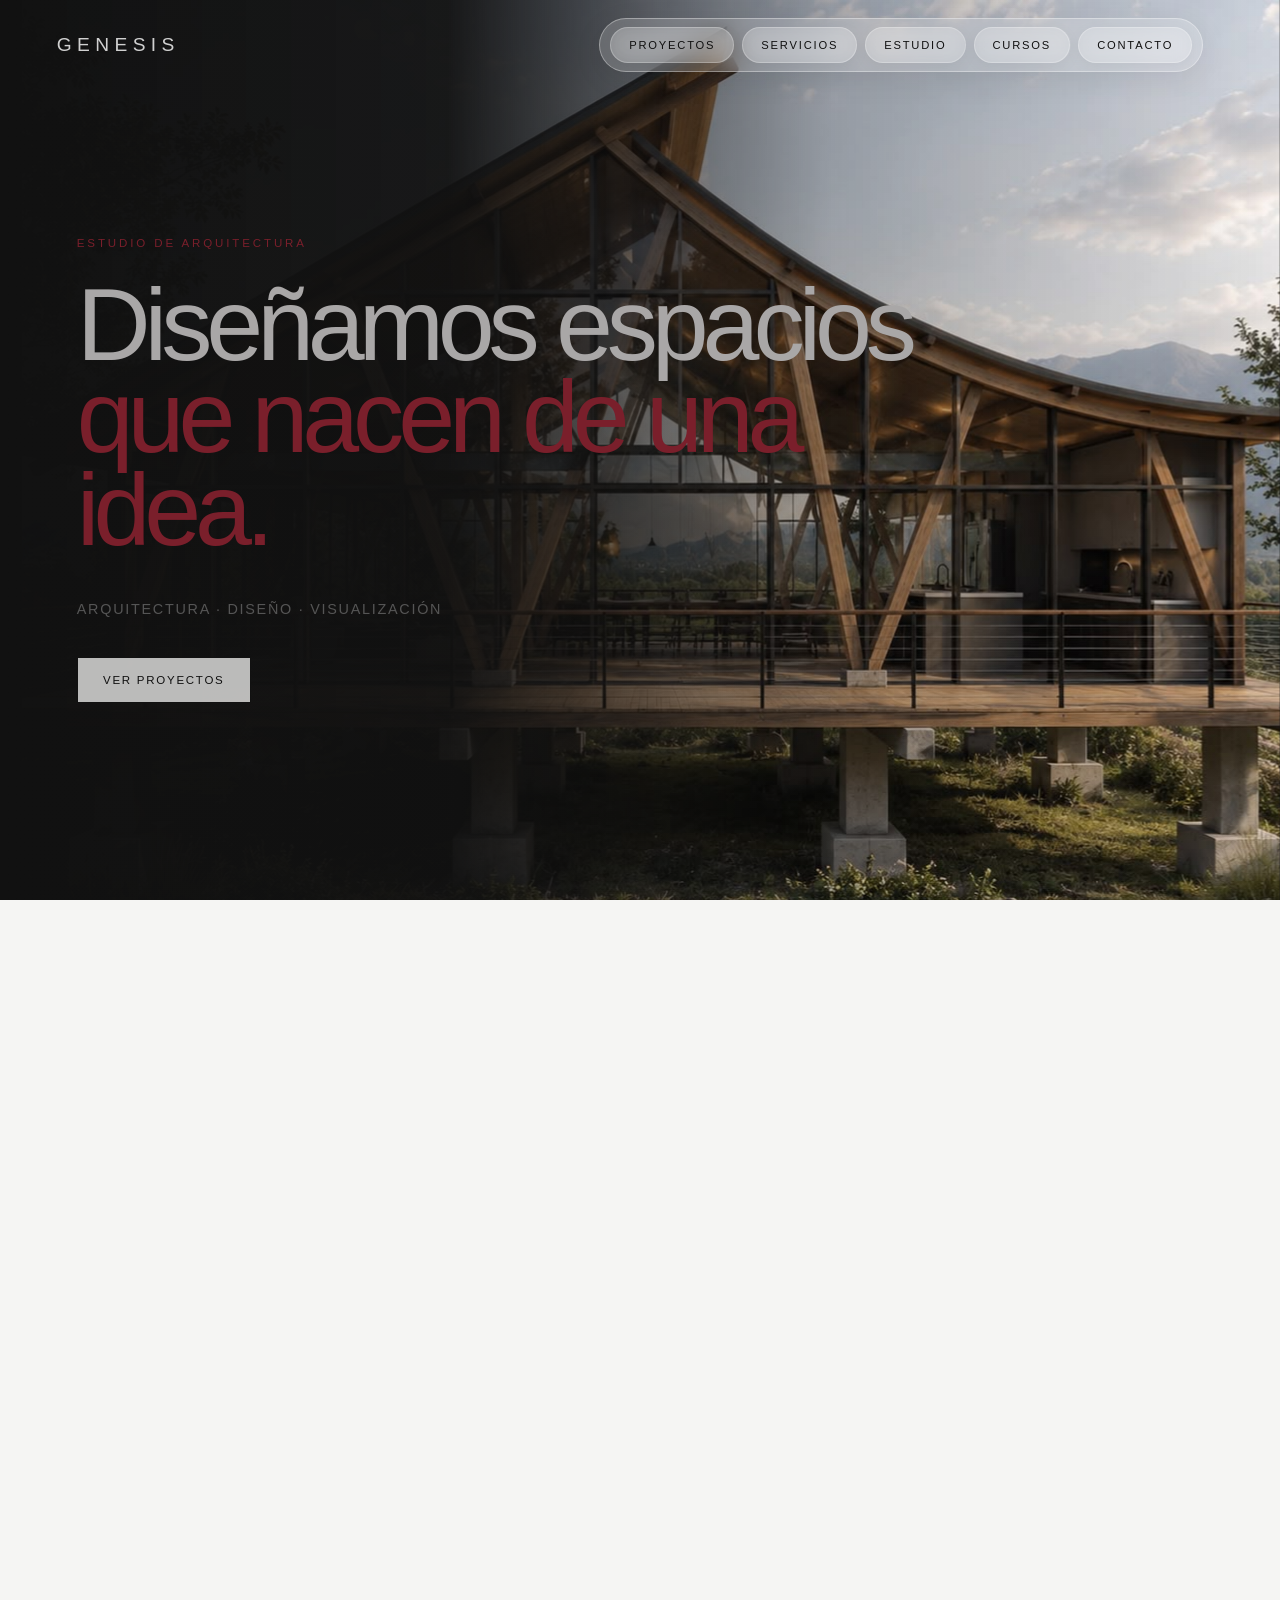
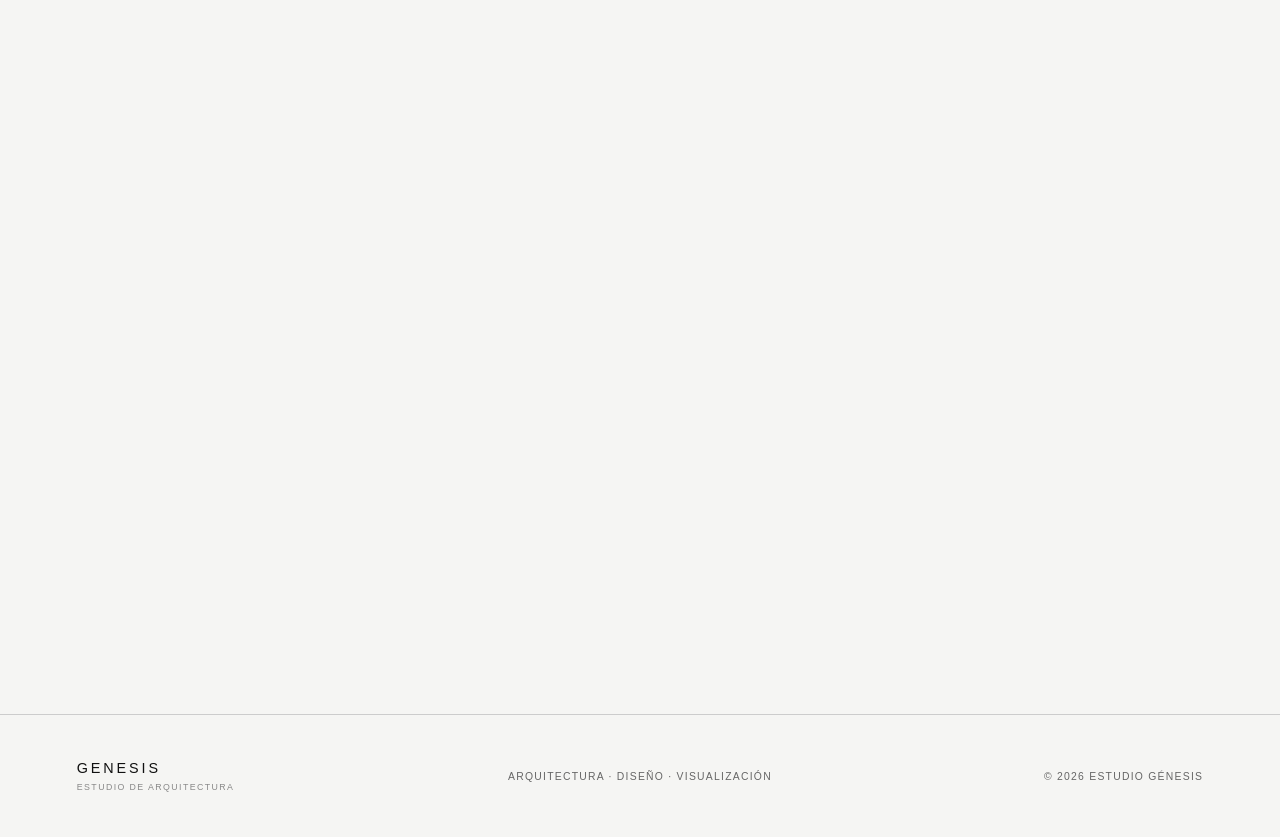
<file: index.html>
<!DOCTYPE html>
<html lang="es">

<head>

    <meta charset="UTF-8">

    <meta name="viewport" content="width=device-width, initial-scale=1.0">

    <title>Estudio Génesis — Arquitectura</title>

    <link rel="stylesheet" href="style.css">

</head>


<body>

<!-- PANTALLA DE ENTRADA -->

<div class="intro-screen">

    <div class="intro-content">

        <div class="cube-sphere" id="cubeSphere"></div>

        <div class="intro-name">
            GENESIS
        </div>

    </div>

</div>


    <!-- NAVEGACIÓN -->

  <header class="header">

    <a href="#" class="logo">
        GENESIS
    </a>

    <button class="menu-toggle" aria-label="Abrir menú">
        <span></span>
        <span></span>
        <span></span>
    </button>

    <nav class="nav">
        <a href="#proyectos">Proyectos</a>
        <a href="#servicios">Servicios</a>
        <a href="#estudio">Estudio</a>
        <a href="#cursos">Cursos</a>
        <a href="#contacto">Contacto</a>
    </nav>

</header>



           <!-- HERO -->

        <section class="hero">

            <div class="hero-image">

                <img
                    src="images/portada.png"
                    alt="Proyecto arquitectónico de Estudio Génesis">

            </div>


            <div class="hero-overlay"></div>


            <div class="hero-content">

                <p class="eyebrow">
                    ESTUDIO DE ARQUITECTURA
                </p>


                <h1>

                    Diseñamos espacios

                    <span>
                        que nacen de una idea.
                    </span>

                </h1>


                <p class="description">

                    Arquitectura · Diseño · Visualización

                </p>


                <a href="#proyectos" class="button">
    VER PROYECTOS
</a>

            </div>

        </section>



                <!-- PROYECTOS -->

        <section id="proyectos" class="projects">


            <p class="section-number">
                01 — PROYECTOS
            </p>


            <h2>

                Espacios que
                <span>trascienden.</span>

            </h2>


            <div class="project-grid">


                <a href="proyecto-01.html" class="project-item project-large">

    <img
        src="images/proyecto-01.png"
        alt="Proyecto arquitectónico 01">

    <div class="project-info">
        <span>01</span>
        <h3>Proyecto residencial</h3>
    </div>

</a>



                <div class="project-item">

                    <img
                        src="images/proyecto-02.png"
                        alt="Proyecto arquitectónico 02">

                    <div class="project-info">

                        <span>02</span>

                        <h3>
                            Diseño arquitectónico
                        </h3>

                    </div>

                </div>



                <div class="project-item">

                    <img
                        src="images/proyecto-03.png"
                        alt="Proyecto arquitectónico 03">

                    <div class="project-info">

                        <span>03</span>

                        <h3>
                            Visualización arquitectónica
                        </h3>

                    </div>

                </div>



                <div class="project-item project-wide">

                    <img
                        src="images/proyecto-04.png"
                        alt="Proyecto arquitectónico 04">

                    <div class="project-info">

                        <span>04</span>

                        <h3>
                            Espacio contemporáneo
                        </h3>

                    </div>

                </div>


            </div>

        </section>



                <!-- SERVICIOS -->

        <section id="servicios" class="services">

            <p class="section-number">
                02 — SERVICIOS
            </p>


            <div class="services-header">

                <h2>

                    Del concepto
                    <span>a la realidad.</span>

                </h2>


                <p class="services-intro">

                    Diseñamos y desarrollamos espacios
                    que combinan funcionalidad, estética
                    y una visión arquitectónica propia.

                </p>

            </div>


            <div class="services-list">


                <div class="service">

                    <span class="service-number">
                        01
                    </span>

                    <div>

                        <h3>
                            Diseño arquitectónico
                        </h3>

                        <p>
                            Desarrollo de proyectos
                            arquitectónicos desde la idea
                            inicial hasta su definición.
                        </p>

                    </div>

                </div>



                <div class="service">

                    <span class="service-number">
                        02
                    </span>

                    <div>

                        <h3>
                            Diseño de mobiliario
                        </h3>

                        <p>
                            Diseño de muebles y elementos
                            personalizados integrados
                            al espacio.
                        </p>

                    </div>

                </div>



                <div class="service">

                    <span class="service-number">
                        03
                    </span>

                    <div>

                        <h3>
                            Remodelaciones
                        </h3>

                        <p>
                            Transformación de espacios
                            existentes mediante soluciones
                            funcionales y contemporáneas.
                        </p>

                    </div>

                </div>



                <div class="service">

                    <span class="service-number">
                        04
                    </span>

                    <div>

                        <h3>
                            Visualización arquitectónica
                        </h3>

                        <p>
                            Renders e imágenes arquitectónicas
                            para comunicar cada proyecto
                            con claridad.
                        </p>

                    </div>

                </div>


            </div>

        </section>


        <!-- CURSOS -->
<section id="cursos" class="courses">

    <p class="section-number">03 — CURSOS</p>

    <div class="courses-header">

        <h2>
            Aprende a
            <span>crear.</span>
        </h2>

        <p class="courses-intro">
            Formación enfocada en herramientas digitales
            para arquitectura, diseño y visualización.
        </p>

    </div>

    <div class="courses-list">

        <a href="#" class="course">

            <div class="course-number">
                01
            </div>

            <div class="course-info">

                <h3>
                    Domina Revit desde cero
                </h3>

                <p>
                    Modelado arquitectónico, documentación
                    y desarrollo de proyectos en Revit.
                </p>

            </div>

            <div class="course-arrow">
                →
            </div>

        </a>

    </div>

</section>

                <!-- ESTUDIO -->

        <section id="estudio" class="about">

            <p class="section-number">
                04 — ESTUDIO
            </p>


            <div class="about-content">


                <div class="about-title">

                    <h2>

                        Creamos desde
                        <span>cero.</span>

                    </h2>

                </div>



                <div class="about-text">

                    <p class="about-lead">

                        Estudio Génesis nace de una idea:
                        transformar espacios a través
                        de la arquitectura.

                    </p>


                    <p>

                        Diseñamos proyectos que buscan
                        encontrar un equilibrio entre
                        funcionalidad, materialidad y
                        expresión.

                    </p>


                    <p>

                        Desde la primera línea hasta la
                        visualización final, cada proyecto
                        es desarrollado con una visión
                        integral y atención al detalle.

                    </p>

                </div>


            </div>


            <div class="about-line">

                <span>GENESIS</span>

                <span>ARQUITECTURA · DISEÑO · VISUALIZACIÓN</span>

            </div>


        </section>



                <!-- CONTACTO -->

        <section id="contacto" class="contact">

            <p class="section-number">
                05 — CONTACTO
            </p>


            <div class="contact-content">


                <div class="contact-title">

                    <h2>

                        ¿Tienes un
                        <span>proyecto?</span>

                    </h2>

                </div>



                <div class="contact-info">

                    <p class="contact-intro">

                        Cuéntanos tu idea.
                        Hagámosla realidad.

                    </p>


                    <a
                        href="https://wa.me/524493665282"
                        class="contact-link"
                        target="_blank">

                        <span>WHATSAPP</span>

                        <strong>
                            +52 449 366 5282
                        </strong>

                    </a>


                    <a
                        href="mailto:studiogenesis075@gmail.com"
                        class="contact-link">

                        <span>EMAIL</span>

                        <strong>
                            studiogenesis075@gmail.com
                        </strong>

                    </a>


                    <a
                        href="https://instagram.com/studiogennesis"
                        class="contact-link"
                        target="_blank">

                        <span>INSTAGRAM</span>

                        <strong>
                            @studiogennesis
                        </strong>

                    </a>

                </div>


            </div>


        </section>

    </main>



        <!-- PIE DE PÁGINA -->

    <footer>

        <div class="footer-brand">

            <strong>
                GENESIS
            </strong>

            <span>
                ESTUDIO DE ARQUITECTURA
            </span>

        </div>


        <div class="footer-center">

            <span>
                Arquitectura · Diseño · Visualización
            </span>

        </div>


        <div class="footer-copy">

            <span>
                © 2026 ESTUDIO GÉNESIS
            </span>

        </div>

    </footer>

<script>
const sphere = document.getElementById("cubeSphere");

const totalCubes = 900;
const radius = 190;

for (let i = 0; i < totalCubes; i++) {

    const cube = document.createElement("span");

    cube.className = "sphere-cube";

    const y = 1 - (i / (totalCubes - 1)) * 2;
    const r = Math.sqrt(1 - y * y);

    const theta = Math.PI * (3 - Math.sqrt(5)) * i;

    const x = Math.cos(theta) * r;
    const z = Math.sin(theta) * r;

    const rotateY = Math.atan2(x, z) * (180 / Math.PI);

const rotateX =
    -Math.atan2(
        y,
        Math.sqrt(x * x + z * z)
    ) * (180 / Math.PI);

cube.style.setProperty("--rotateX", `${rotateX}deg`);
cube.style.setProperty("--rotateY", `${rotateY}deg`);

    cube.style.setProperty("--x", `${x * radius}px`);
    cube.style.setProperty("--y", `${y * radius}px`);
    cube.style.setProperty("--z", `${z * radius}px`);

const distanceFromCenter = Math.sqrt(
    x * x +
    y * y +
    z * z
);

cube.style.setProperty(
    "--distance",
    distanceFromCenter
);

const glowDelay = (i % 40) * 0.06;

cube.style.setProperty(
    "--glowDelay",
    `${glowDelay}s`
);

    sphere.appendChild(cube);
}
</script>

<script>
    const menuToggle = document.querySelector('.menu-toggle');
    const nav = document.querySelector('.nav');

    if (menuToggle && nav) {
        menuToggle.addEventListener('click', function () {
            nav.classList.toggle('menu-open');
        });
    }
</script>

<script>
(function () {

    function genesisParallax() {

        const elements = document.querySelectorAll(
            '.projects > *, .services > *, .about > *, .courses > *, .contact > *'
        );

        elements.forEach(function (element) {

            const rect = element.getBoundingClientRect();
            const screenHeight = window.innerHeight;

            if (rect.top < screenHeight && rect.bottom > 0) {

                const center = rect.top + rect.height / 2;
                const distance = (center - screenHeight / 2) * 0.20;

                element.style.transform =
                    'translateY(' + distance + 'px)';

            }

        });

    }

    window.addEventListener('scroll', genesisParallax, {
        passive: true
    });

    genesisParallax();

})();
</script>

</body>

<script>
    const projects = document.querySelectorAll(".project-item");

    const projectObserver = new IntersectionObserver(
        (entries) => {

            entries.forEach((entry) => {

                if (entry.isIntersecting) {
                    entry.target.classList.add("show");
                }

            });

        },
        {
            threshold: 0.15
        }
    );

    projects.forEach((project) => {
        projectObserver.observe(project);
    });
</script>


</html>
</file>
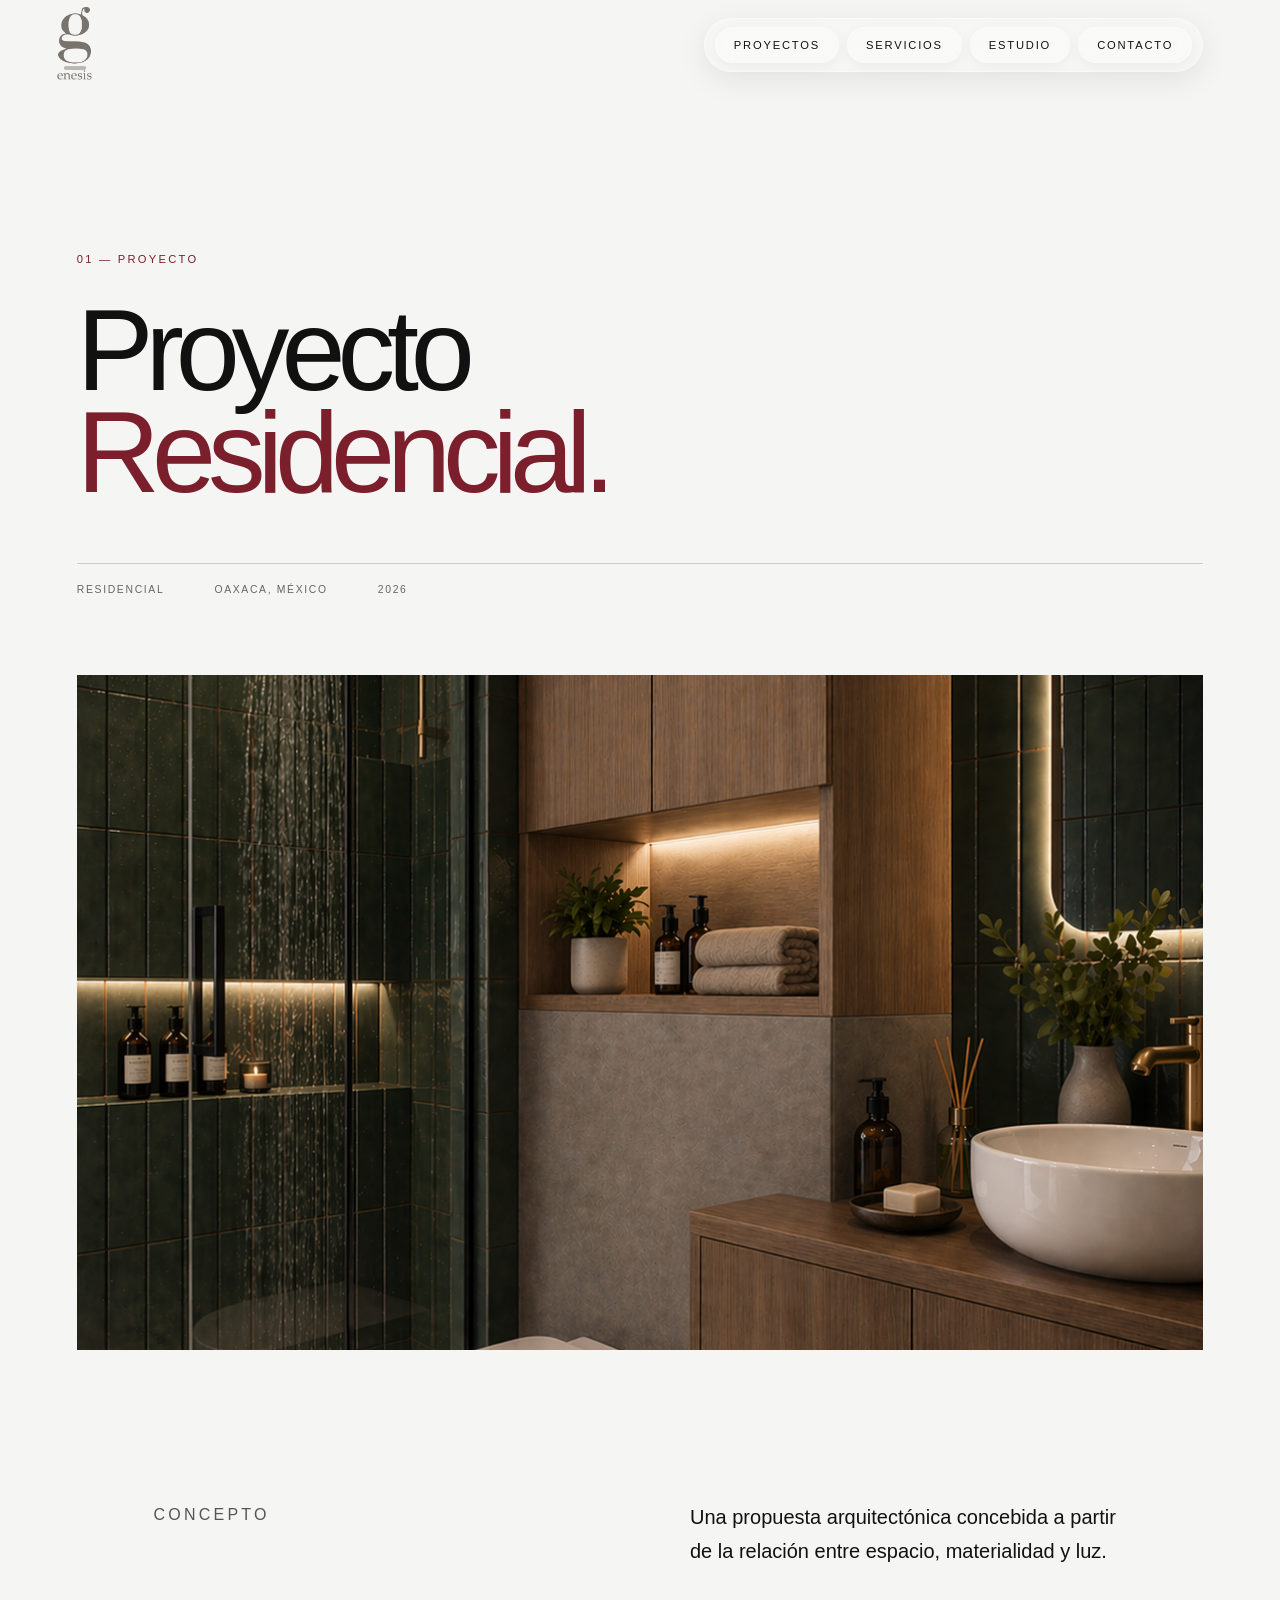
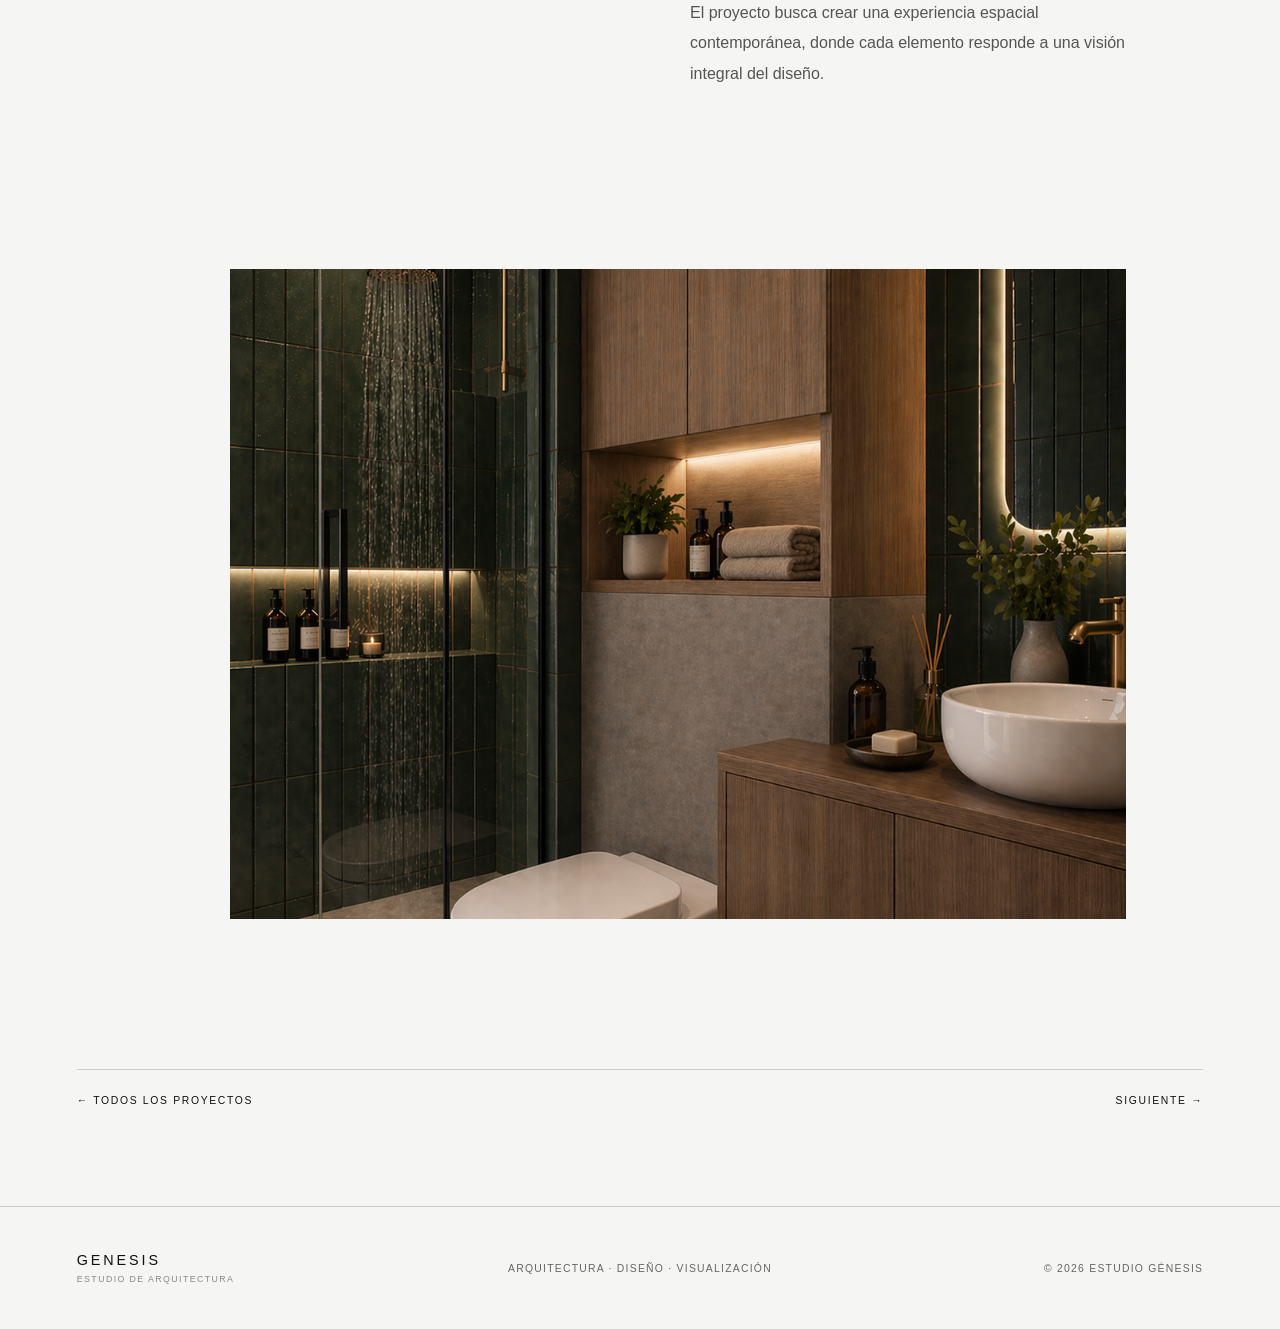
<file: proyecto-01.html>
<!DOCTYPE html>
<html lang="es">

<head>

    <meta charset="UTF-8">

    <meta name="viewport" content="width=device-width, initial-scale=1.0">

    <title>Proyecto Residencial — Estudio Génesis</title>

    <link rel="stylesheet" href="style.css">

</head>

<body>

    <!-- NAVEGACIÓN -->

    <header class="header">

        <a href="index.html" class="logo">

            <img
                src="images/logo.png"
                alt="Estudio Génesis">

        </a>

        <nav class="nav">

            <a href="index.html#proyectos">
                Proyectos
            </a>

            <a href="index.html#servicios">
                Servicios
            </a>

            <a href="index.html#estudio">
                Estudio
            </a>

            <a href="index.html#contacto">
                Contacto
            </a>

        </nav>

    </header>


    <!-- PROYECTO -->

    <main class="project-page">

        <section class="project-hero">

            <p class="section-number">
                01 — PROYECTO
            </p>

            <h1>
                Proyecto
                <span>Residencial.</span>
            </h1>

            <div class="project-meta">

                <span>
                    RESIDENCIAL
                </span>

                <span>
                    OAXACA, MÉXICO
                </span>

                <span>
                    2026
                </span>

            </div>

        </section>


        <!-- IMAGEN PRINCIPAL -->

        <section class="project-main-image">

            <img
                src="images/proyecto-01.png"
                alt="Proyecto residencial de Estudio Génesis">

        </section>


        <!-- INFORMACIÓN -->

        <section class="project-description">

            <div>

                <p class="section-number">
                    CONCEPTO
                </p>

            </div>

            <div>

                <p>
                    Una propuesta arquitectónica concebida
                    a partir de la relación entre espacio,
                    materialidad y luz.
                </p>

                <p>
                    El proyecto busca crear una experiencia
                    espacial contemporánea, donde cada
                    elemento responde a una visión integral
                    del diseño.
                </p>

            </div>

        </section>


        <!-- IMAGEN SECUNDARIA -->

        <section class="project-secondary-image">

            <img
                src="images/proyecto-01.png"
                alt="Visualización arquitectónica">

        </section>


        <!-- NAVEGACIÓN DEL PROYECTO -->

        <section class="project-navigation">

            <a href="index.html#proyectos">
                ← TODOS LOS PROYECTOS
            </a>

            <a href="proyecto-02.html">
                SIGUIENTE →
            </a>

        </section>

    </main>


    <!-- FOOTER -->

    <footer>

        <div class="footer-brand">

            <strong>GENESIS</strong>

            <span>
                ESTUDIO DE ARQUITECTURA
            </span>

        </div>

        <div class="footer-center">

            <span>
                Arquitectura · Diseño · Visualización
            </span>

        </div>

        <div class="footer-copy">

            <span>
                © 2026 ESTUDIO GÉNESIS
            </span>

        </div>

    </footer>

</body>

</html>
</file>
<file: style.css>
/* =========================================
   ESTUDIO GÉNESIS
   DISEÑO PRINCIPAL
   ========================================= */


/* ---------- CONFIGURACIÓN GENERAL ---------- */

* {
    margin: 0;
    padding: 0;
    box-sizing: border-box;
}


html {
    scroll-behavior: smooth;
    scroll-padding-top: 0px;
}


body {
    background-color: #f5f5f3;
    color: #111111;
    font-family: Arial, Helvetica, sans-serif;
}


/* ---------- HEADER ---------- */

.header {
    width: 100%;
    height: 90px;

    display: flex;
    align-items: center;
    justify-content: space-between;

    padding: 0 6vw;

    position: absolute;
    top: 0;
    left: 0;

    z-index: 100;
}


/* LOGO */

.logo {
    display: flex;
    align-items: center;

    color: #d0d0d0 !important;
    text-decoration: none;

    font-size: 1.2rem;
    font-weight: 500;
    letter-spacing: 0.28em;

    transform: translateX(-20px);
}

.logo img {
    width: 105px;
}


.logo img {
    width: 35px;
    height: auto;

    display: block;
}


/* NAVEGACIÓN */

.nav {
    display: flex;
    align-items: center;
    gap: 8px;

    padding: 8px 10px;

    background: rgba(255, 255, 255, 0.18);
    backdrop-filter: blur(14px);
    -webkit-backdrop-filter: blur(14px);

    border: 1px solid rgba(255, 255, 255, 0.35);
    border-radius: 999px;

    box-shadow:
        0 8px 30px rgba(0, 0, 0, 0.08);
}


.nav a {
    position: relative;

    display: block;
    padding: 11px 18px;

    color: #111111;
    text-decoration: none;

    font-size: 0.7rem;
    font-weight: 500;
    letter-spacing: 0.16em;
    text-transform: uppercase;

    background: rgba(255, 255, 255, 0.18);

    border: 1px solid rgba(255, 255, 255, 0.25);
    border-radius: 999px;

    backdrop-filter: blur(10px);
    -webkit-backdrop-filter: blur(10px);

    box-shadow:
        0 4px 15px rgba(0, 0, 0, 0.05);

    transition:
        color 0.3s ease,
        background 0.3s ease,
        transform 0.3s ease;
}


.nav a::after {
    content: "";

    position: absolute;

    left: 0;
    bottom: -8px;

    width: 0;
    height: 1px;

    background-color: #7a1f2b;

    transition: width 0.3s ease;
}


.nav a:hover {
    color: #7a1f2b;
}


.nav a:hover::after {
    width: 100%;
}


/* ---------- HERO ---------- */

.hero {
    min-height: 100vh;

    display: flex;
    align-items: center;

    padding: 120px 6vw 80px;

    position: relative;

    overflow: hidden;
}


.hero-content {
    max-width: 900px;
}


/* TEXTO PEQUEÑO */

.eyebrow {
    font-size: 0.72rem;

    letter-spacing: 0.25em;

    text-transform: uppercase;

    margin-bottom: 30px;

    color: #7a1f2b;
}


/* TITULAR */

.hero h1 {
    font-size: clamp(4rem, 8vw, 8.5rem);

    line-height: 0.9;

    font-weight: 500;

    letter-spacing: -0.06em;

    max-width: 1000px;

    color: #a9a7a7;
}


.hero h1 span {
    display: block;

    color: #7a1f2b;
}


/* DESCRIPCIÓN */

.description {
    margin-top: 45px;

    font-size: 0.9rem;

    letter-spacing: 0.12em;

    text-transform: uppercase;

    color: #555555;
}


/* BOTÓN */

.button {
    display: inline-block;

    margin-top: 40px;

    padding: 16px 25px;

    border: 1px solid #111111;

    color: #111111;

    text-decoration: none;

    font-size: 0.72rem;

    letter-spacing: 0.15em;

    transition: all 0.3s ease;
}


.button:hover {
    background-color: #111111;

    color: #ffffff;
}

.hero-menu {
    display: flex;
    flex-wrap: wrap;
    gap: 14px;
    margin-top: 40px;
}

.hero-menu a {
    display: inline-block;
    padding: 16px 24px;

    border: 1px solid #111111;

    color: #111111;
    text-decoration: none;

    font-size: 0.7rem;
    letter-spacing: 0.15em;
    text-transform: uppercase;

    transition:
        background-color 0.3s ease,
        color 0.3s ease,
        border-color 0.3s ease;
}

.hero-menu a:hover {
    background-color: #111111;
    color: #ffffff;
    border-color: #111111;
}


/* ---------- SECCIONES ---------- */

.projects {
    min-height: 100vh;
    padding: 140px 6vw;
    background-color: #f5f5f3;
}

.services,
.about,
.contact {
    min-height: 100vh;
    padding: 140px 6vw;
}

.projects {
    background-color: #f5f5f3;
    color: #111111;
}

.projects h2 span {
    color: #9b3545;
}

.project-info {
    border-color: #444444;
}

.project-info h3 {
    color: #f5f5f3;
}

.project-info span {
    color: #9b3545;
}


/* NÚMERO DE SECCIÓN */

.section-number {
    font-size: 0.7rem;

    letter-spacing: 0.2em;

    color: #7a1f2b;

    margin-bottom: 35px;
}


/* TÍTULOS */

.projects h2,
.services h2,
.about h2,
.contact h2 {
    font-size: clamp(3rem, 6vw, 7rem);

    line-height: 0.95;

    font-weight: 500;

    letter-spacing: -0.05em;
}


.projects h2 span,
.services h2 span,
.about h2 span {
    color: #7a1f2b;
}

.projects h2 span {
    color: #9b3545;
}


/* =========================================
   FOOTER
   ========================================= */

footer {
    padding: 45px 6vw;

    display: grid;

    grid-template-columns: 1fr 1fr 1fr;

    align-items: center;

    border-top: 1px solid #cccccc;

    background-color: #f5f5f3;

    font-size: 0.65rem;

    letter-spacing: 0.12em;

    text-transform: uppercase;

    color: #666666;
}


/* ---------- MARCA ---------- */

.footer-brand {
    display: flex;

    flex-direction: column;

    gap: 6px;
}


.footer-brand strong {
    color: #111111;

    font-size: 0.9rem;

    font-weight: 500;

    letter-spacing: 0.2em;
}


.footer-brand span {
    font-size: 0.55rem;

    letter-spacing: 0.16em;

    color: #888888;
}


/* ---------- CENTRO ---------- */

.footer-center {
    text-align: center;
}


/* ---------- COPYRIGHT ---------- */

.footer-copy {
    text-align: right;
}


/* =========================================
   FOOTER — CELULAR
   ========================================= */

@media (max-width: 600px) {

    footer {
        grid-template-columns: 1fr;

        gap: 25px;

        align-items: start;
    }


    .footer-center {
        text-align: left;
    }


    .footer-copy {
        text-align: left;
    }

}

.hero-menu {
    gap: 10px;
    margin-top: 30px;
}

.hero-menu a {
    padding: 13px 16px;
    font-size: 0.58rem;
    letter-spacing: 0.1em;
}


/* =========================================
   TABLET
   ========================================= */

@media (max-width: 900px) {

    .nav {
        gap: 18px;
    }


    .hero h1 {
        font-size: clamp(3.5rem, 10vw, 6rem);
    }

}


/* =========================================
   CELULAR
   ========================================= */

   .menu-toggle {
    display: none;
}

@media (max-width: 600px) {

    .header {
    padding: 0 4vw;
}


.nav {
    display: none;

    position: absolute;
    top: 75px;
    right: 4vw;

    width: auto;
    min-width: 160px;

    padding: 10px;

    flex-direction: column;
    align-items: stretch;
    gap: 4px;

    background: rgba(17, 17, 17, 0.92);

    border: 1px solid rgba(255, 255, 255, 0.18);
    border-radius: 16px;

    backdrop-filter: blur(18px);
    -webkit-backdrop-filter: blur(18px);

    box-shadow: 0 15px 40px rgba(0, 0, 0, 0.25);

    z-index: 1000;
}

.nav.menu-open a {
    padding: 11px 14px;

    color: #d0d0d0;

    background: transparent;
    border: none;

    font-size: 0.58rem;
    letter-spacing: 0.1em;

    text-align: left;
}

.nav.menu-open a:hover {
    color: #9b3545;
}

.nav.menu-open {
    display: flex;
}

.nav a {
    padding: 5px 7px;

    font-size: 0.42rem;
    letter-spacing: 0.05em;

    white-space: nowrap;
    flex: 0 0 auto;
}


    .hero {
    min-height: 100svh;
    padding: 0 6vw;

    display: flex;
    align-items: center;
}

.hero h1 {
    font-size: clamp(3rem, 15vw, 5rem);
    line-height: 0.9;
    max-width: 100%;
}


    .projects,
    .services,
    .about,
    .contact {
        padding: 100px 5vw;
    }


    footer {
        flex-direction: column;

        gap: 15px;
    }

.hero-image {
    position: absolute;
    inset: 0;

    width: 100%;
    height: 100%;

    overflow: hidden;
}

.hero-image img {
    width: 100%;
    height: 100%;

    object-fit: cover;
    object-position: center center;

    display: block;
}

.hero-image img {
    width: 100% !important;
    height: 100% !important;
    object-fit: cover !important;
    object-position: center center !important;
}

.hero-image {
    width: 100% !important;
    height: 100% !important;
}

.hero {
    background-color: #ffffff !important;
}

.hero-image {
    background: #111111 !important;
}

.hero-image img {
    opacity: 1 !important;
}

.menu-toggle {
    display: flex;
    flex-direction: column;
    justify-content: center;
    align-items: center;

    width: 42px;
    height: 42px;

    padding: 0;

    background: rgba(255, 255, 255, 0.18);

    border: 1px solid rgba(255, 255, 255, 0.35);
    border-radius: 50%;

    backdrop-filter: blur(14px);
    -webkit-backdrop-filter: blur(14px);

    cursor: pointer;
}

.menu-toggle span {
    display: block;

    width: 16px;
    height: 1px;

    margin: 2px 0;

    background: #111111;
}

.intro-content {
    transform: scale(0.45);
}

.cube-sphere {
    width: 420px;
    height: 420px;
}

.intro-name {
    margin-top: 100px;
    font-size: 2rem;
}

.cube-sphere {
    animation:
        sphereRotate 7s linear infinite,
        spherePulse 3s ease-in-out infinite;
}


}
/* =========================================
   GALERÍA DE PROYECTOS
   ========================================= */

.project-grid {
    margin-top: 90px;

    display: grid;

    grid-template-columns: repeat(2, 1fr);

    gap: 70px 35px;
}


/* ---------- TARJETAS ---------- */

.project-item {
    position: relative;
    overflow: hidden;
    cursor: pointer;

    opacity: 0;
    transform: translateY(60px);
    transition:
        opacity 1s ease,
        transform 1s cubic-bezier(0.22, 1, 0.36, 1);
}

.project-item.show {
    opacity: 1;
    transform: translateY(0);
}

.project-item::after {
    content: "";
    position: absolute;
    inset: 0;
    background: rgba(0, 0, 0, 0.25);
    opacity: 0;
    transition: opacity 0.5s ease;
    pointer-events: none;
}

.project-item:hover::after {
    opacity: 1;
}


/* ---------- IMÁGENES ---------- */

.project-item img {
    width: 100%;

    height: 520px;

    object-fit: cover;

    display: block;

    transition: transform 0.8s ease;
}


/* PROYECTO PRINCIPAL */

.project-large {
    grid-column: span 2;
}


.project-large img {
    height: 700px;
}


/* PROYECTO ANCHO */

.project-wide {
    grid-column: span 2;
}


.project-wide img {
    height: 600px;
}


/* ---------- EFECTO HOVER ---------- */

.project-item:hover img {
    transform: scale(1.035);
}


/* ---------- INFORMACIÓN ---------- */

.project-info {
    position: absolute;
    left: 35px;
    right: 35px;
    bottom: 30px;

    display: flex;
    justify-content: space-between;
    align-items: baseline;

    padding-top: 18px;
    border-top: 1px solid rgba(245, 245, 243, 0.35);

    opacity: 0;
    transform: translateY(20px);

    transition:
        opacity 0.5s ease,
        transform 0.5s ease;

    z-index: 3;
}

.project-item:hover .project-info {
    opacity: 1;
    transform: translateY(0);

    left: 20px;
    right: 20px;
    bottom: 20px;
}


.project-info span {
    font-size: 0.65rem;

    letter-spacing: 0.15em;

    color: #7a1f2b;
}


.project-info h3 {
    font-size: 0.85rem;

    font-weight: 400;

    letter-spacing: 0.08em;

    text-transform: uppercase;
}


/* =========================================
   GALERÍA — CELULAR
   ========================================= */

@media (max-width: 600px) {

    .project-grid {
        grid-template-columns: 1fr;

        gap: 50px;

        margin-top: 60px;
    }


    .project-large,
    .project-wide {
        grid-column: span 1;
    }


    .project-item img,
    .project-large img,
    .project-wide img {
        height: 420px;
    }


    .project-info h3 {
        font-size: 0.7rem;
    }

}
/* =========================================
   HERO — IMAGEN ARQUITECTÓNICA
   ========================================= */

.hero {
    position: relative;

    min-height: 100vh;

    overflow: hidden;

    background-color: #111111;
}


/* ---------- IMAGEN ---------- */

.hero-image {
    position: absolute;
    top: 0;
    right: 0;
    width: 100%;
    height: 100%;
    z-index: 0;

    opacity: 0;

    animation: heroImageIn 1.4s ease-out 2.2s forwards;
}

@keyframes heroImageIn {

    from {
        opacity: 0;
        transform: scale(1.03);
    }

    to {
        opacity: 1;
        transform: scale(1);
    }

}


.hero-image img {
    width: 100%;
    height: 100%;

    object-fit: cover;

    display: block;
}


/* ---------- DEGRADADO ---------- */

.hero-overlay {
    position: absolute;
    inset: 0;
    z-index: 1;
    background:
        linear-gradient(
            90deg,
            #111111 0%,
            rgba(17,17,17,0.96) 35%,
            rgba(17,17,17,0.25) 65%,
            rgba(17,17,17,0) 100%
        );
}


/* ---------- CONTENIDO ---------- */

.hero-content {
    position: relative;
    z-index: 2;
    max-width: 900px;

    opacity: 0;

    animation: heroContentIn 1s ease-out 2.3s forwards;
}

@keyframes heroContentIn {

    from {
        opacity: 0;
        transform: translateY(25px);
    }

    to {
        opacity: 1;
        transform: translateY(0);
    }

}


/* ---------- AJUSTE DEL TÍTULO ---------- */

.hero h1 {
    max-width: 850px;
}


/* ---------- BOTÓN ---------- */

.hero .button {
    background-color: rgba(245,245,243,0.75);

    backdrop-filter: blur(5px);
}


/* =========================================
   HERO — CELULAR
   ========================================= */

@media (max-width: 600px) {

    .hero {
        min-height: 100vh;

        align-items: flex-end;
    }


    .hero-image {
        width: 100%;

        height: 65%;
    }


    .hero-overlay {
        background:
            linear-gradient(
                180deg,
                rgba(245,245,243,0) 0%,
                rgba(245,245,243,0.15) 35%,
                #f5f5f3 78%
            );
    }


    .hero-content {
        padding-bottom: 20px;
    }

}
/* =========================================
   SERVICIOS
   ========================================= */

.services {
    background-color: #111111;

    color: #f5f5f3;
}


/* ---------- ENCABEZADO ---------- */

.services-header {
    display: grid;

    grid-template-columns: 1.4fr 0.6fr;

    gap: 80px;

    align-items: end;

    margin-bottom: 120px;
}


.services-header h2 {
    margin: 0;
}


.services-header h2 span {
    color: #9b3545;
}


.services-intro {
    max-width: 400px;

    font-size: 0.9rem;

    line-height: 1.8;

    color: #aaaaaa;
}


/* ---------- LISTA ---------- */

.services-list {
    border-top: 1px solid #444444;
}


/* ---------- SERVICIO ---------- */

.service {
    display: grid;

    grid-template-columns: 80px 1fr;

    gap: 40px;

    padding: 38px 0;

    border-bottom: 1px solid #444444;

    transition: padding-left 0.4s ease;
}


.service:hover {
    padding-left: 20px;
}


/* ---------- NÚMERO ---------- */

.service-number {
    font-size: 0.7rem;

    letter-spacing: 0.15em;

    color: #9b3545;

    padding-top: 7px;
}


/* ---------- TÍTULO ---------- */

.service h3 {
    margin: 0;

    font-size: 1.5rem;

    font-weight: 400;

    letter-spacing: -0.02em;
}


/* ---------- DESCRIPCIÓN ---------- */

.service p {
    max-width: 600px;

    margin-top: 12px;

    font-size: 0.85rem;

    line-height: 1.7;

    color: #999999;
}


/* =========================================
   SERVICIOS — CELULAR
   ========================================= */

@media (max-width: 600px) {

    .services-header {
        grid-template-columns: 1fr;

        gap: 40px;

        margin-bottom: 70px;
    }


    .service {
        grid-template-columns: 45px 1fr;

        gap: 20px;

        padding: 30px 0;
    }


    .service h3 {
        font-size: 1.2rem;
    }


    .service:hover {
        padding-left: 0;
    }

}
/* =========================================
   ESTUDIO / ABOUT
   ========================================= */

.about {
    background-color: #f5f5f3;
}


/* ---------- CONTENIDO ---------- */

.about-content {
    display: grid;

    grid-template-columns: 1.2fr 0.8fr;

    gap: 100px;

    align-items: start;

    margin-top: 80px;
}


/* ---------- TÍTULO ---------- */

.about-title h2 {
    margin: 0;

    font-size: clamp(4rem, 8vw, 9rem);

    line-height: 0.88;

    font-weight: 500;

    letter-spacing: -0.07em;
}


.about-title h2 span {
    display: block;

    color: #7a1f2b;
}


/* ---------- TEXTO ---------- */

.about-text {
    max-width: 520px;

    padding-top: 20px;
}


.about-text p {
    margin-bottom: 28px;

    font-size: 0.9rem;

    line-height: 1.9;

    color: #555555;
}


.about-text .about-lead {
    font-size: 1.15rem;

    line-height: 1.7;

    color: #111111;
}


/* ---------- LÍNEA INFERIOR ---------- */

.about-line {
    display: flex;

    justify-content: space-between;

    align-items: center;

    margin-top: 150px;

    padding-top: 20px;

    border-top: 1px solid #cccccc;

    font-size: 0.65rem;

    letter-spacing: 0.15em;

    color: #777777;
}


.about-line span:first-child {
    color: #7a1f2b;

    font-size: 0.8rem;

    letter-spacing: 0.2em;
}


/* =========================================
   ESTUDIO — CELULAR
   ========================================= */

@media (max-width: 600px) {

    .about-content {
        grid-template-columns: 1fr;

        gap: 50px;

        margin-top: 50px;
    }


    .about-title h2 {
        font-size: clamp(4rem, 16vw, 6rem);
    }


    .about-text {
        padding-top: 0;
    }


    .about-line {
        flex-direction: column;

        align-items: flex-start;

        gap: 15px;

        margin-top: 80px;
    }

}
/* =========================================
   CONTACTO
   ========================================= */

.contact {
    background-color: #111111;

    color: #f5f5f3;

    min-height: 90vh;

    display: flex;

    flex-direction: column;

    justify-content: space-between;
}


/* ---------- CONTENIDO ---------- */

.contact-content {
    display: grid;

    grid-template-columns: 1.2fr 0.8fr;

    gap: 100px;

    margin-top: 80px;
}


/* ---------- TÍTULO ---------- */

.contact-title h2 {
    margin: 0;

    font-size: clamp(4rem, 8vw, 9rem);

    line-height: 0.88;

    font-weight: 500;

    letter-spacing: -0.07em;
}


.contact-title h2 span {
    display: block;

    color: #9b3545;
}


/* ---------- INFORMACIÓN ---------- */

.contact-info {
    max-width: 500px;

    padding-top: 20px;
}


.contact-intro {
    margin-bottom: 60px;

    font-size: 1.1rem;

    line-height: 1.7;

    color: #bbbbbb;
}


/* ---------- ENLACES ---------- */

.contact-link {
    display: flex;

    justify-content: space-between;

    align-items: center;

    gap: 30px;

    padding: 25px 0;

    border-top: 1px solid #444444;

    color: #f5f5f3;

    text-decoration: none;

    transition: padding-left 0.4s ease;
}


.contact-link:last-child {
    border-bottom: 1px solid #444444;
}


.contact-link:hover {
    padding-left: 15px;

    color: #9b3545;
}


.contact-link span {
    font-size: 0.65rem;

    letter-spacing: 0.18em;

    color: #777777;
}


.contact-link strong {
    font-size: 0.85rem;

    font-weight: 400;

    letter-spacing: 0.05em;

    text-align: right;
}


/* =========================================
   CONTACTO — CELULAR
   ========================================= */

@media (max-width: 600px) {

    .contact-content {
        grid-template-columns: 1fr;

        gap: 60px;

        margin-top: 50px;
    }


    .contact-title h2 {
        font-size: clamp(4rem, 16vw, 6rem);
    }


    .contact-info {
        padding-top: 0;
    }


    .contact-intro {
        margin-bottom: 40px;
    }


    .contact-link {
        flex-direction: column;

        align-items: flex-start;

        gap: 10px;
    }


    .contact-link strong {
        text-align: left;

        font-size: 0.8rem;
    }


    .contact-link:hover {
        padding-left: 0;
    }

}

/* ========================================
   PANTALLA DE ENTRADA
======================================== */

.intro-screen {
    position: fixed;
    inset: 0;

    background: #111111;

    display: flex;
    align-items: center;
    justify-content: center;

    z-index: 9999;
    pointer-events: none;

    animation: introScreen 3.2s ease-in-out forwards;
}


/* Formación de cubos */

.cube-formation {
    position: relative;

    width: 180px;
    height: 180px;

    display: flex;
    align-items: center;
    justify-content: center;
}


/* Cubos */

.cube {
    position: absolute;

    width: 38px;
    height: 38px;

    background: #ffffff;

    border-radius: 2px;

    box-shadow:
        0 8px 25px rgba(0, 0, 0, 0.25);

    opacity: 0;

    animation:
        cubeAppear 0.6s ease-out forwards,
        cubePulse 1.2s ease-in-out forwards,
        cubeDisappear 0.6s ease-in forwards;
}


/* Posiciones */

.cube-1 {
    transform: translate(-45px, -45px);
    animation-delay: 0.05s, 0.8s, 2.25s;
}

.cube-2 {
    transform: translate(0, -45px);
    animation-delay: 0.12s, 0.87s, 2.25s;
}

.cube-3 {
    transform: translate(45px, -45px);
    animation-delay: 0.19s, 0.94s, 2.25s;
}

.cube-4 {
    transform: translate(-45px, 0);
    animation-delay: 0.26s, 1.01s, 2.25s;
}

.cube-5 {
    transform: translate(0, 0);
    animation-delay: 0.33s, 1.08s, 2.25s;
}

.cube-6 {
    transform: translate(45px, 0);
    animation-delay: 0.40s, 1.15s, 2.25s;
}

.cube-7 {
    transform: translate(-22px, 45px);
    animation-delay: 0.47s, 1.22s, 2.25s;
}

.cube-8 {
    transform: translate(23px, 45px);
    animation-delay: 0.54s, 1.29s, 2.25s;
}


/* Aparición */

@keyframes cubeAppear {

    from {
        opacity: 0;
        scale: 0.4;
    }

    to {
        opacity: 1;
        scale: 1;
    }

}


/* Pulso borgoña */

@keyframes cubePulse {

    0% {
        background: #ffffff;
        scale: 1;

        box-shadow:
            0 8px 25px rgba(0, 0, 0, 0.25);
    }

    45% {
        background: #7a1f2b;
        scale: 1.12;

        box-shadow:
            inset 0 0 15px rgba(255, 255, 255, 0.35),
            0 0 35px rgba(122, 31, 43, 0.8);
    }

    100% {
        background: #ffffff;
        scale: 1;

        box-shadow:
            0 8px 25px rgba(0, 0, 0, 0.25);
    }

}


/* Desaparición */

@keyframes cubeDisappear {

    from {
        opacity: 1;
        scale: 1;
    }

    to {
        opacity: 0;
        scale: 0.35;
    }

}

.intro-screen img {
    display: none !important;
}

.cube {
    opacity: 1 !important;
}


/* Desaparición de toda la pantalla */

@keyframes introScreen {

    0% {
        opacity: 1;
        visibility: visible;
    }

    85% {
        opacity: 1;
        visibility: visible;
    }

    100% {
        opacity: 0;
        visibility: hidden;
    }

}


/* ========================================
   PÁGINA INDIVIDUAL DE PROYECTO
======================================== */

.project-page {
    background-color: #f5f5f3;
    color: #111111;
}


/* HERO DEL PROYECTO */

.project-hero {
    min-height: 75vh;
    padding: 180px 6vw 80px;

    display: flex;
    flex-direction: column;
    justify-content: flex-end;
}

.project-hero h1 {
    max-width: 1000px;
    margin: 0;

    font-size: clamp(4rem, 9vw, 10rem);
    line-height: 0.88;
    font-weight: 500;
    letter-spacing: -0.07em;
}

.project-hero h1 span {
    display: block;
    color: #7a1f2b;
}

.project-meta {
    display: flex;
    gap: 50px;

    margin-top: 60px;
    padding-top: 20px;

    border-top: 1px solid #cccccc;

    font-size: 0.65rem;
    letter-spacing: 0.16em;
    color: #666666;
}


/* IMAGEN PRINCIPAL */

.project-main-image {
    width: 100%;
    padding: 0 6vw;
}

.project-main-image img {
    width: 100%;
    height: 75vh;

    object-fit: cover;
    display: block;
}


/* DESCRIPCIÓN */

.project-description {
    display: grid;
    grid-template-columns: 1fr 1fr;
    gap: 100px;

    padding: 150px 12vw;
}

.project-description p {
    max-width: 550px;

    margin-bottom: 30px;

    font-size: 1rem;
    line-height: 1.9;
    color: #555555;
}

.project-description div:last-child p:first-child {
    font-size: 1.25rem;
    line-height: 1.7;
    color: #111111;
}


/* IMAGEN SECUNDARIA */

.project-secondary-image {
    width: 70%;
    margin-left: 18%;
}

.project-secondary-image img {
    width: 100%;
    height: 650px;

    object-fit: cover;
    display: block;
}


/* NAVEGACIÓN */

.project-navigation {
    display: flex;
    justify-content: space-between;
    align-items: center;

    margin: 150px 6vw 100px;
    padding-top: 25px;

    border-top: 1px solid #cccccc;
}

.project-navigation a {
    color: #111111;
    text-decoration: none;

    font-size: 0.65rem;
    letter-spacing: 0.16em;

    transition: color 0.3s ease;
}

.project-navigation a:hover {
    color: #7a1f2b;
}


/* RESPONSIVE */

@media (max-width: 600px) {

    .project-hero {
        min-height: 70vh;
        padding: 150px 5vw 60px;
    }

    .project-hero h1 {
        font-size: clamp(4rem, 17vw, 6rem);
    }

    .project-meta {
        flex-direction: column;
        gap: 12px;
        margin-top: 45px;
    }

    .project-main-image {
        padding: 0 5vw;
    }

    .project-main-image img {
        height: 55vh;
    }

    .project-description {
        grid-template-columns: 1fr;
        gap: 40px;

        padding: 100px 5vw;
    }

    .project-secondary-image {
        width: 90%;
        margin-left: 5%;
    }

    .project-secondary-image img {
        height: 450px;
    }

    .project-navigation {
        margin: 100px 5vw 70px;
    }

}

@media (max-width: 600px) {

    .courses {
        padding: 100px 5vw;
    }

    .courses-header {
        grid-template-columns: 1fr;
        gap: 40px;

        margin-top: 60px;
        margin-bottom: 70px;
    }

    .courses-header h2 {
        font-size: clamp(4rem, 16vw, 6rem);
    }

    .course {
        grid-template-columns: 40px 1fr 30px;
        gap: 15px;

        padding: 30px 0;
    }

    .course-info h3 {
        font-size: 1.15rem;
    }

    .course-info p {
        font-size: 0.8rem;
    }

}

/* ========================================
   CURSOS
======================================== */

.courses {
    min-height: 100vh;
    padding: 140px 6vw;
    background-color: #f5f5f3;
    color: #111111;
}

.courses-header {
    display: grid;
    grid-template-columns: 1.2fr 0.8fr;
    gap: 100px;
    align-items: end;
    margin-top: 80px;
    margin-bottom: 100px;
}

.courses-header h2 {
    margin: 0;
    font-size: clamp(4rem, 8vw, 9rem);
    line-height: 0.88;
    font-weight: 500;
    letter-spacing: -0.07em;
}

.courses-header h2 span {
    display: block;
    color: #7a1f2b;
}

.courses-intro {
    max-width: 420px;
    font-size: 0.9rem;
    line-height: 1.8;
    color: #555555;
}

.courses-list {
    border-top: 1px solid #cccccc;
}

.course {
    display: grid;
    grid-template-columns: 80px 1fr 60px;
    align-items: center;
    gap: 40px;

    padding: 40px 0;

    color: #111111;
    text-decoration: none;

    border-bottom: 1px solid #cccccc;

    transition:
        padding-left 0.4s ease,
        background-color 0.4s ease;
}

.course:hover {
    padding-left: 20px;
}

.course-number {
    font-size: 0.7rem;
    letter-spacing: 0.15em;
    color: #7a1f2b;
}

.course-info h3 {
    margin: 0;

    font-size: 1.6rem;
    font-weight: 400;
    letter-spacing: -0.02em;
}

.course-info p {
    max-width: 600px;

    margin-top: 12px;

    font-size: 0.85rem;
    line-height: 1.7;
    color: #777777;
}

.course-arrow {
    font-size: 1.5rem;
    color: #7a1f2b;

    transition:
        transform 0.4s ease;
}

.course:hover .course-arrow {
    transform: translateX(8px);
}

/* ========================================
   PÁGINA DEL CURSO
======================================== */

.course-page {
    background-color: #f5f5f3;
    color: #111111;
}

.course-hero {
    min-height: 85vh;

    padding: 180px 6vw 100px;

    display: flex;
    flex-direction: column;
    justify-content: flex-end;
}

.course-hero h1 {
    max-width: 1100px;

    margin: 0;

    font-size: clamp(4rem, 10vw, 11rem);
    line-height: 0.86;

    font-weight: 500;
    letter-spacing: -0.08em;
}

.course-hero h1 span {
    display: block;
    color: #7a1f2b;
}

.course-hero-description {
    max-width: 550px;

    margin-top: 55px;

    font-size: 1rem;
    line-height: 1.8;

    color: #555555;
}

.course-info-section {
    display: grid;

    grid-template-columns: 1fr 1fr;

    gap: 100px;

    padding: 150px 12vw;

    border-top: 1px solid #cccccc;
}

.course-lead {
    max-width: 600px;

    font-size: 1.35rem;
    line-height: 1.7;

    color: #111111;
}

@media (max-width: 600px) {

    .course-hero {
        min-height: 75vh;

        padding: 150px 5vw 80px;
    }

    .course-hero h1 {
        font-size: clamp(4rem, 17vw, 6rem);
    }

    .course-hero-description {
        margin-top: 40px;
        font-size: 0.9rem;
    }

    .course-info-section {
        grid-template-columns: 1fr;

        gap: 40px;

        padding: 100px 5vw;
    }

    .course-lead {
        font-size: 1.15rem;
    }

}

/* ========================================
   CONTENIDO DEL CURSO
======================================== */

.course-topics {
    padding: 150px 6vw;

    background-color: #111111;
    color: #f5f5f3;
}

.course-topics-header {
    display: grid;

    grid-template-columns: 1.2fr 0.8fr;

    gap: 100px;

    align-items: end;

    margin-bottom: 110px;
}

.course-topics-header h2 {
    margin: 0;

    font-size: clamp(4rem, 8vw, 9rem);

    line-height: 0.88;

    font-weight: 500;

    letter-spacing: -0.07em;
}

.course-topics-header h2 span {
    display: block;

    color: #9b3545;
}

.course-topics-list {
    border-top: 1px solid #444444;
}

.course-topic {
    display: grid;

    grid-template-columns: 80px 1fr;

    gap: 40px;

    padding: 38px 0;

    border-bottom: 1px solid #444444;

    transition: padding-left 0.4s ease;
}

.course-topic:hover {
    padding-left: 20px;
}

.course-topic > span {
    padding-top: 7px;

    font-size: 0.7rem;

    letter-spacing: 0.15em;

    color: #9b3545;
}

.course-topic h3 {
    margin: 0;

    font-size: 1.5rem;

    font-weight: 400;

    letter-spacing: -0.02em;
}

.course-topic p {
    max-width: 650px;

    margin-top: 12px;

    font-size: 0.85rem;

    line-height: 1.7;

    color: #999999;
}

@media (max-width: 600px) {

    .course-topics {
        padding: 100px 5vw;
    }

    .course-topics-header {
        grid-template-columns: 1fr;

        gap: 40px;

        margin-bottom: 70px;
    }

    .course-topics-header h2 {
        font-size: clamp(4rem, 16vw, 6rem);
    }

    .course-topic {
        grid-template-columns: 40px 1fr;

        gap: 15px;

        padding: 30px 0;
    }

    .course-topic h3 {
        font-size: 1.15rem;
    }

    .course-topic p {
        font-size: 0.8rem;
    }

}

/* ========================================
   INTRO — FORMACIÓN DE CUBOS
======================================== */

.cube-formation {
    position: relative;
    width: 180px;
    height: 180px;

    display: flex;
    align-items: center;
    justify-content: center;
}

.cube {
    position: absolute;

    width: 38px;
    height: 38px;

    background: #ffffff;

    border: 1px solid rgba(255, 255, 255, 0.8);

    box-shadow:
        inset 0 0 0 1px rgba(255, 255, 255, 0.25),
        0 10px 30px rgba(0, 0, 0, 0.12);

    opacity: 0;

    animation:
        cubeAppear 0.7s ease-out forwards,
        cubePulse 1.4s ease-in-out 0.7s,
        cubeDisappear 0.6s ease-in forwards;
}

/* Formación */

.cube-1 {
    transform: translate(-45px, -45px);
    animation-delay: 0.05s, 0.75s, 2.15s;
}

.cube-2 {
    transform: translate(0, -45px);
    animation-delay: 0.12s, 0.82s, 2.15s;
}

.cube-3 {
    transform: translate(45px, -45px);
    animation-delay: 0.19s, 0.89s, 2.15s;
}

.cube-4 {
    transform: translate(-45px, 0);
    animation-delay: 0.26s, 0.96s, 2.15s;
}

.cube-5 {
    transform: translate(0, 0);
    animation-delay: 0.33s, 1.03s, 2.15s;
}

.cube-6 {
    transform: translate(45px, 0);
    animation-delay: 0.40s, 1.10s, 2.15s;
}

.cube-7 {
    transform: translate(-22px, 45px);
    animation-delay: 0.47s, 1.17s, 2.15s;
}

.cube-8 {
    transform: translate(23px, 45px);
    animation-delay: 0.54s, 1.24s, 2.15s;
}


/* Aparición */

@keyframes cubeAppear {

    0% {
        opacity: 0;
        scale: 0.4;
    }

    100% {
        opacity: 1;
        scale: 1;
    }

}


/* Pulso / iluminación borgoña */

@keyframes cubePulse {

    0% {
        background: #ffffff;

        box-shadow:
            inset 0 0 0 1px rgba(255, 255, 255, 0.25),
            0 10px 30px rgba(0, 0, 0, 0.12);

        scale: 1;
    }

    45% {
        background: #7a1f2b;

        box-shadow:
            inset 0 0 18px rgba(255, 255, 255, 0.35),
            0 0 35px rgba(122, 31, 43, 0.65);

        scale: 1.12;
    }

    100% {
        background: #ffffff;

        box-shadow:
            inset 0 0 0 1px rgba(255, 255, 255, 0.25),
            0 10px 30px rgba(0, 0, 0, 0.12);

        scale: 1;
    }

}


/* Desaparición */

@keyframes cubeDisappear {

    0% {
        opacity: 1;
        scale: 1;
    }

    100% {
        opacity: 0;
        scale: 0.35;
    }

}

/* ========================================
   ESFERA DE CUBOS
======================================== */

.cube-sphere {
    position: relative;

    width: 420px;
    height: 420px;

    transform-style: preserve-3d;

    perspective: 1000px;

    animation:
        sphereRotate 4s linear infinite,
        spherePulse 2.2s ease-in-out infinite;
}



@keyframes sphereRotate {

    from {
        transform: rotateX(0deg) rotateY(0deg);
    }

    to {
        transform: rotateX(360deg) rotateY(360deg);
    }

}

@keyframes spherePulse {

    0% {
        scale: 1;
    }

    50% {
        scale: 1.08;
    }

    100% {
        scale: 1;
    }

}


@keyframes burgundyBreath {

    0% {
        opacity: 0;
        transform: translate(-50%, -50%) scale(0.65);
    }

    50% {
        opacity: 0.85;
        transform: translate(-50%, -50%) scale(1);
    }

    100% {
        opacity: 0;
        transform: translate(-50%, -50%) scale(0.65);
    }

}

.intro-content {
    display: flex;
    flex-direction: column;
    align-items: center;
    justify-content: center;
}

.intro-name {
    margin-top: 100px;

    color: #d0d0d0;

    font-size: 2rem;
    font-weight: 500;

    letter-spacing: 0.55em;

    opacity: 0;

    animation: introNameIn 1s ease-out 0.8s forwards;
}

@keyframes introNameIn {

    0% {
        opacity: 0;
        transform: translateY(10px);
    }

    100% {
        opacity: 1;
        transform: translateY(0);
    }

}


/* Cada cubo */

.sphere-cube {
    position: absolute;

    z-index: 1;

    top: 50%;
    left: 50%;

    width: 5px;
    height: 8px;

    background: #ffffff;

    border-radius: 3px;

   border: 1px solid rgba(210, 210, 210, 0.9);

box-shadow:
    3px 4px 0 rgba(210, 210, 210, 0.95),
    6px 7px 0 rgba(165, 165, 165, 0.8),
    9px 10px 0 rgba(110, 110, 110, 0.45),
    0 5px 14px rgba(0, 0, 0, 0.28),
    0 0 8px rgba(122, 31, 43, 0.12);

    transform-style: preserve-3d;

    transform:
    translate3d(
        calc(var(--x) - 50%),
        calc(var(--y) - 50%),
        var(--z)
    )
    rotateX(var(--rotateX))
    rotateY(var(--rotateY))
    translateZ(4px);

    box-shadow:
        0 2px 5px rgba(0, 0, 0, 0.18);

    transition:
    background 0.8s ease,
    box-shadow 0.8s ease;
    
  transition:
    background 0.8s ease,
    box-shadow 0.8s ease;

}

@keyframes burgundyLight {

    0%,
    100% {
        box-shadow:
            3px 4px 0 rgba(210, 210, 210, 0.95),
            6px 7px 0 rgba(165, 165, 165, 0.8),
            9px 10px 0 rgba(110, 110, 110, 0.45),
            0 5px 14px rgba(0, 0, 0, 0.28);
    }

    50% {
    box-shadow:
        3px 4px 0 rgba(190, 190, 190, 0.85),
        6px 7px 0 rgba(145, 145, 145, 0.65),
        9px 10px 0 rgba(100, 100, 100, 0.35),
        0 5px 14px rgba(0, 0, 0, 0.28),
        0 0 18px rgba(122, 31, 43, 0.95),
        0 0 32px rgba(122, 31, 43, 0.55);
}

}

.sphere-cube::after {
    content: "";

    position: absolute;
    inset: 0;

    background: rgba(122, 31, 43, 0.9);

    opacity: 0;

    transform: translateY(7px) scale(0.75);

    box-shadow:
    0 6px 18px rgba(122, 31, 43, 0.9),
    0 10px 28px rgba(122, 31, 43, 0.45);

    transition:
        opacity 0.5s ease,
        box-shadow 0.5s ease;
}

/* =========================================
   ANIMACIÓN AL HACER SCROLL
   ========================================= */

.projects,
.services,
.about,
.courses,
.contact {
    opacity: 0;
    transform: translateY(60px);
    transition:
        opacity 0.9s ease,
        transform 0.9s ease;
}

.projects.visible,
.services.visible,
.about.visible,
.courses.visible,
.contact.visible {
    opacity: 1;
    transform: translateY(0);
}

@supports (animation-timeline: view()) {

    .projects,
    .services,
    .about,
    .courses,
    .contact {
        animation: genesisReveal linear both;
        animation-timeline: view();
        animation-range: entry 0% entry 35%;
    }

}

@keyframes genesisReveal {

    from {
        opacity: 0;
        transform: translateY(80px);
    }

    to {
        opacity: 1;
        transform: translateY(0);
    }

}

/* =========================================
   PARALLAX
   ========================================= */

.projects > *,
.services > *,
.about > *,
.courses > *,
.contact > * {
    transition: transform 0.15s linear;
    will-change: transform;
}
</file>
